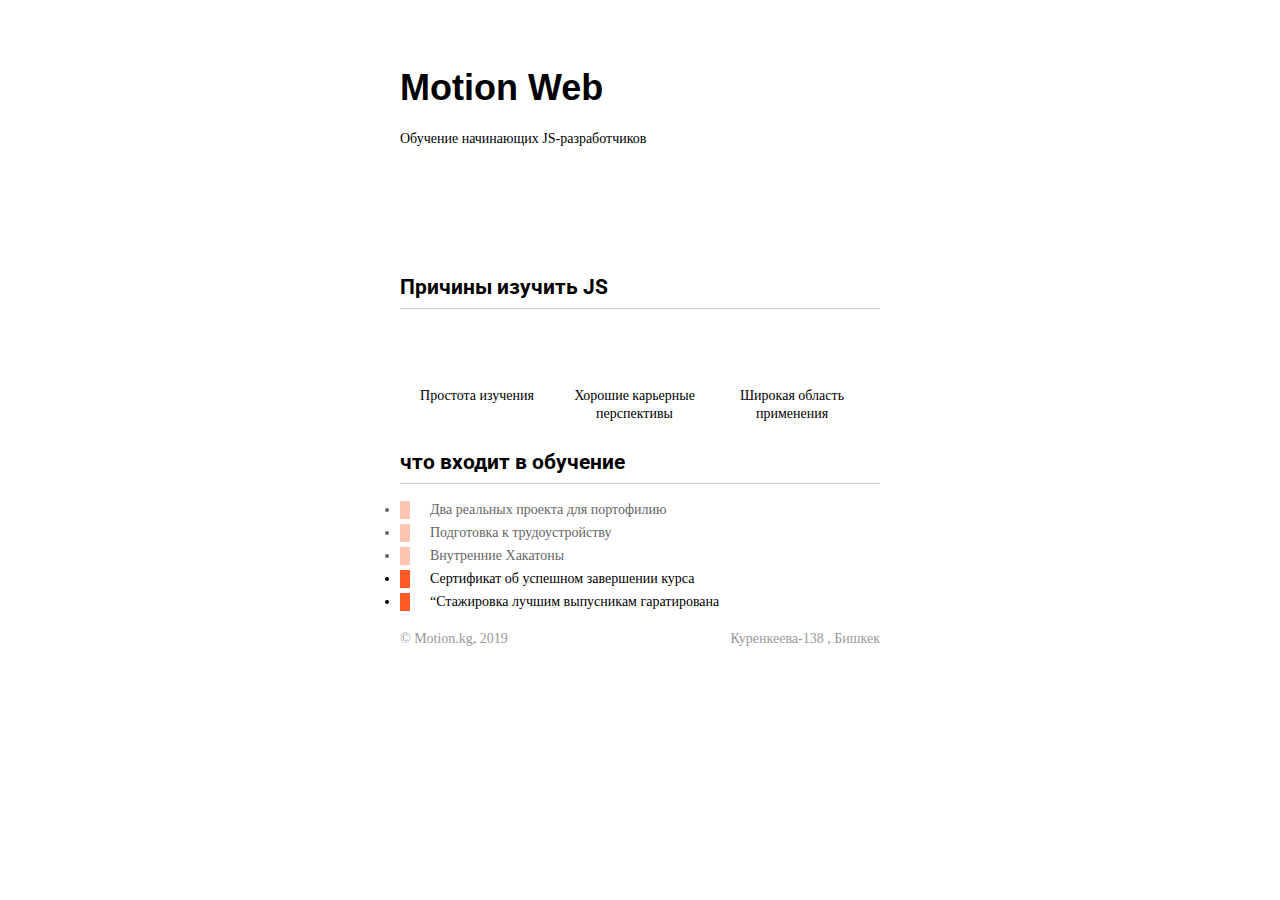
<file: OneDrive/Рабочий стол/css-task/index.html>
<!DOCTYPE html>
<html lang="ru">
  <head>
    <meta charset="utf-8" />
    <title>Motion Web</title>
    <link rel="stylesheet" href="css/style.css" />
    <link
      href="https://fonts.googleapis.com/css?family=Roboto:100,100italic,300,300italic,regular,italic,500,500italic,700,700italic,900,900italic"
      rel="stylesheet"
    />
  </head>
  <body>
    <div class="container">
      <header class="site-header">
        <h1>Motion Web</h1>
        <p>Обучение начинающих JS-разработчиков</p>
      </header>

      <div class="features">
        <h2>Причины изучить JS</h2>
        <p class="feature-simple">Простота изучения</p>
        <p class="feature-growth">Хорошие карьерные перспективы</p>
        <p class="feature-wide">Широкая область применения</p>
      </div>

      <div class="skills">
        <ul class="skills-list"></ul>
        <h2>что входит в обучение</h2>
        <li class="skills-item standard">
          Два реальных проекта для портофилию
        </li>
        <li class="skills-item standard">Подготовка к трудоустройству</li>
        <li class="skills-item standard">Внутренние Хакатоны</li>
        <li class="skills-item vip">Сертификат об успешном завершении курса</li>
        <li class="skills-item vip">
          “Стажировка лучшим выпусникам гаратирована
        </li>
      </div>

      <footer class="site-footer">
        <p>© Motion.kg, 2019</p>
        <p>Куренкеева-138 , Бишкек</p>
      </footer>
    </div>
  </body>
</html>
</file>
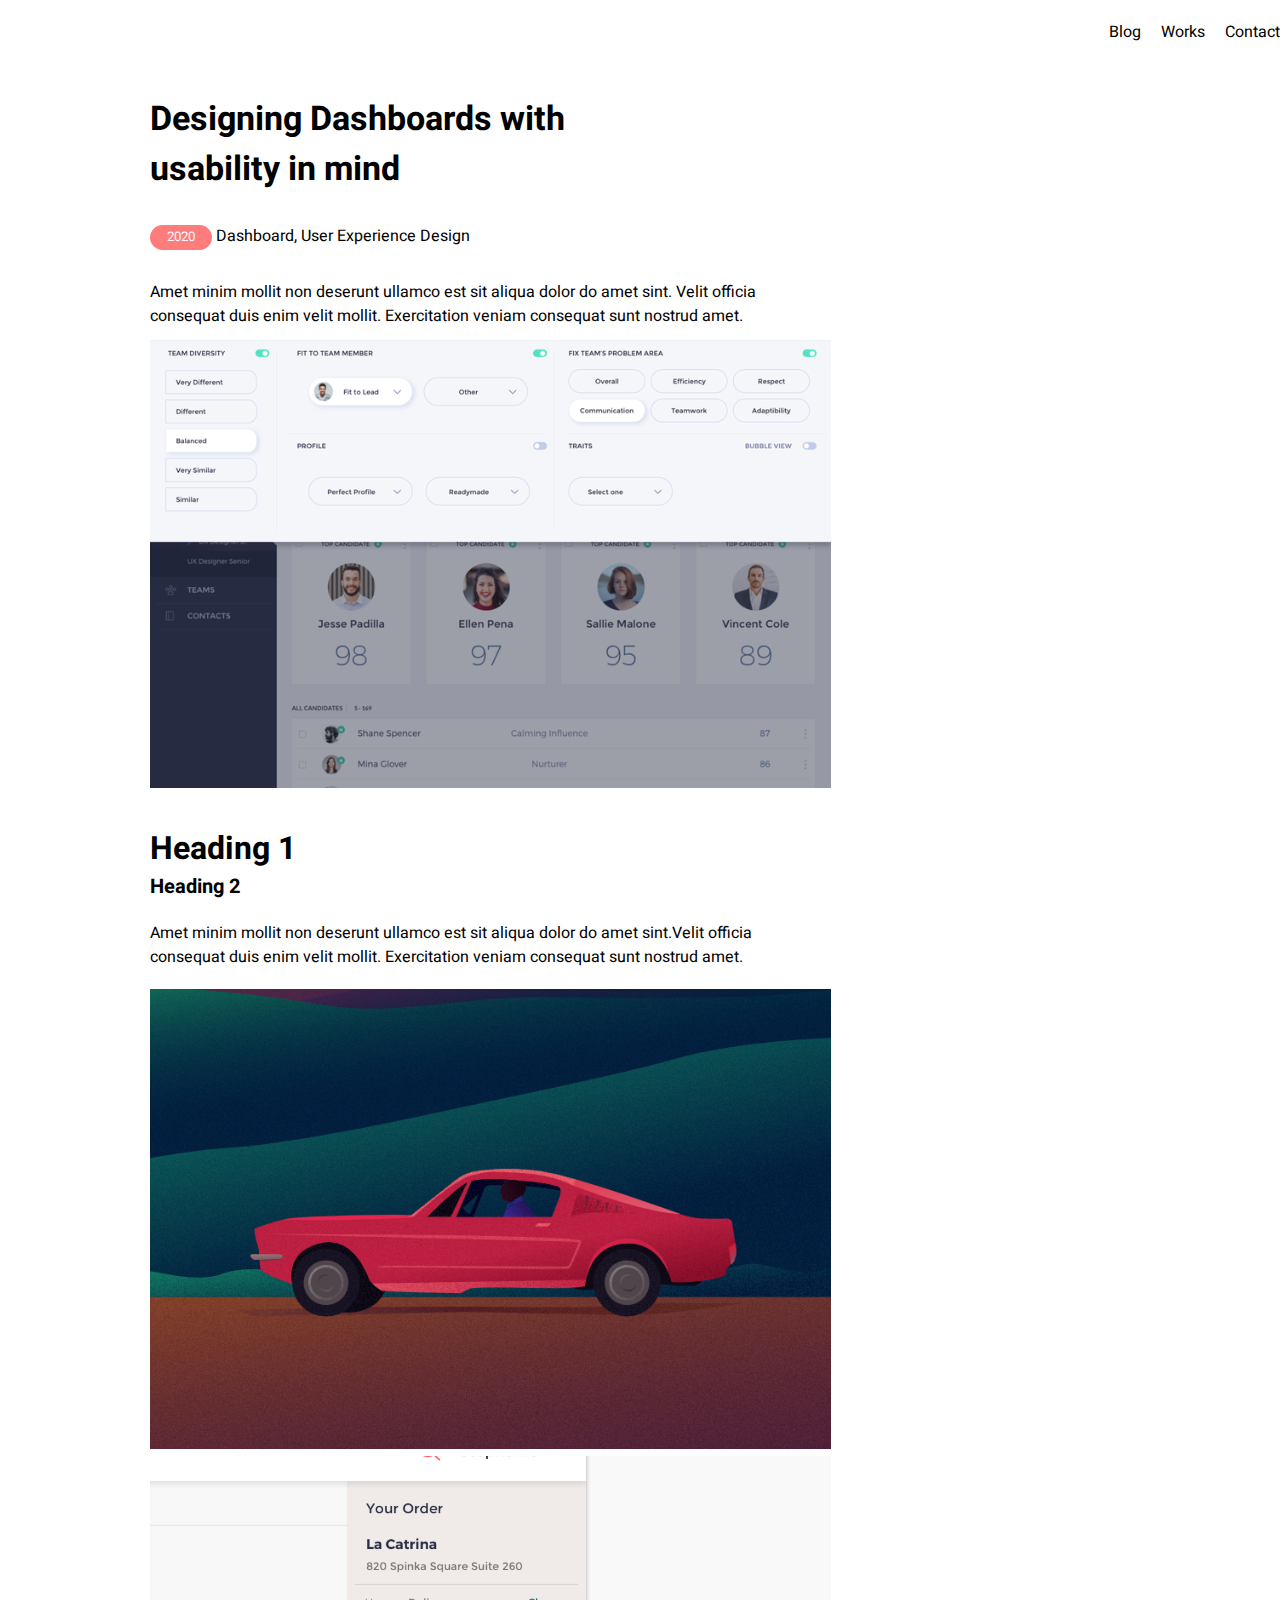
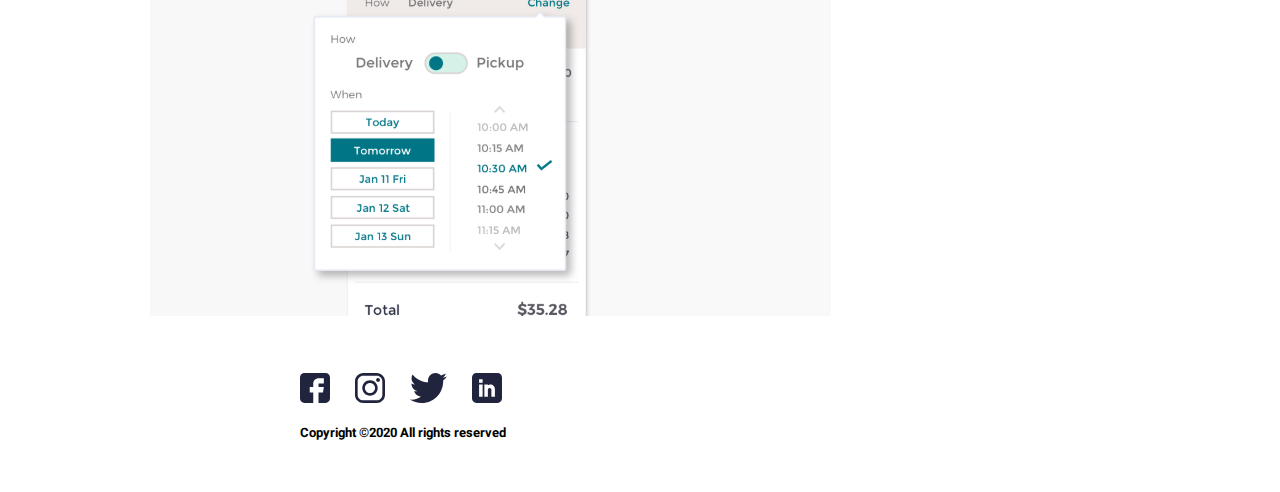
<file: OneDrive/Рабочий стол/figma/practik.4.11.24/index.html>
<!DOCTYPE html>
<html lang="en">
  <head>
    <meta charset="UTF-8" />
    <meta name="viewport" content="width=device-width, initial-scale=1.0" />
    <link rel="stylesheet" href="./css/style.css" />
    <link
      href="https://fonts.googleapis.com/css?family=Heebo:100,200,300,regular,500,600,700,800,900"
      rel="stylesheet"
    />
    <title>Document</title>
  </head>
  <body>
    <header id="header">
      <div class="container">
        <div class="header">
          <nav>
            <a href="">Blog</a>
            <a href="">Works</a>
            <a href="">Contact</a>
          </nav>
        </div>
      </div>
    </header>

    <section id="info">
      <div class="container">
        <div class="info">
          <div class="info-text">
            <h1>Designing Dashboards with usability in mind</h1>
            <div class="btn">
              <button>2020</button>
              <a href="">Dashboard, User Experience Design</a>
            </div>
            <p>
              Amet minim mollit non deserunt ullamco est sit aliqua dolor do
              amet sint. Velit officia consequat duis enim velit mollit.
              Exercitation veniam consequat sunt nostrud amet.
            </p>
          </div>
          <img src="./image/Rectangle 4.svg" alt="" />
        </div>
      </div>
    </section>

    <section id="work">
      <div class="container">
        <div class="work">
          <div class="work-text">
            <h1>Heading 1</h1>
            <h2>Heading 2</h2>
            <p>
              Amet minim mollit non deserunt ullamco est sit aliqua dolor do
              amet sint.Velit officia <br />consequat duis enim velit mollit.
              Exercitation veniam consequat sunt nostrud amet.
            </p>
          </div>
          <img src="./image/Rectangle 5.svg" alt="" />
          <img src="./image/Rectangle 6.svg" alt="" />
        </div>
      </div>
    </section>

    <footer id="footer">
      <div class="container">
        <div class="footer">
          <div class="footer-img">
            <img src="./image/fb.svg" alt="" />
            <img src="./image/insta.svg" alt="" />
            <img src="./image/twiter.svg" alt="" />
            <img src="./image/Linkedin.svg" alt="" />
          </div>
          <h1>Copyright ©2020 All rights reserved</h1>
        </div>
      </div>
    </footer>
  </body>
</html>
</file>
<file: OneDrive/Рабочий стол/css-task/css/style.css>
body {
  padding: 0;
  font-family: "Georgia", serif;
  font-size: 14px;
  line-height: 18px;
  color: #000000;
  background: #ffffff
    url("https://image.freepik.com/free-photo/_23-2147833257.jpg") no-repeat 50%
    0;
}

h1 {
  width: 260px;
  font-family: "Arial", sans-serif;
  font-size: 36px;
  line-height: 36px;
  margin-top: 70px;
}

.site-header {
  margin-bottom: 130px;
}

.skills-item {
  margin-bottom: 5px;
  padding-left: 20px;
  border-left: 10px solid #c4c4c4;
  color: #999;
}
#standard {
  border-color: #ffc5b3;
  color: #666;
}

.container {
  width: 480px;
  margin: 0 auto;
}

.site-header img {
  display: block;
  margin: 0 auto;
}

.features {
  margin-bottom: 30px;
}

.features p {
  display: inline-block;
  vertical-align: top;
  width: 30%;
  margin: 0 5px;
  background-repeat: no-repeat;
  background-position: center top;
  text-align: center;
}

.feature-simple {
  padding-top: 60px;
  background: url("https://segol.ru/wp-content/uploads/2018/03/startup-businessman-rocket.png");
  background-size: 50px;
}

.feature-growth {
  padding-top: 60px;
  background-image: url("https://png.pngtree.com/element_our/png_detail/20180918/career-png_102196.jpg");
  background-size: 50px;
}

.feature-wide {
  padding-top: 60px;
  background-image: url("https://image.freepik.com/free-vector/businessman-with-idea_7450-121.jpg");
  background-size: 40px;
}

.skills-list {
  padding: 0;
  list-style: none;
}

.site-footer {
  display: flex;
  justify-content: space-between;
  color: #999999;
}

.standard {
  border-color: #ffc5b3;
  color: #666;
}

.vip {
  border-color: #ff5a26;
  color: #000;
}

h2 {
  border-bottom: 1px solid #ccc;
  padding-bottom: 12px;
  font-family: "Roboto", sans-serif;
}
</file>
<file: OneDrive/Рабочий стол/figma/practik.4.11.24/css/style.css>
* {
  margin: 0;
  padding: 0;
  font-family: Heebo, sans-serif;
  text-decoration: none;
}

.container {
  max-width: 1290px;
  width: 100%;
  margin-inline: auto;
}

#header {
  padding-block: 20px;
}

.header {
  display: flex;
  align-items: center;
  justify-content: flex-end;
}

nav {
  display: flex;
  gap: 20px;
}

nav a {
  color: black;
}

#info {
  padding-block: 30px;
}

.info-text {
  display: flex;
  flex-direction: column;
  gap: 30px;
}

.info-text h1 {
  width: 506px;
  font-size: 34px;
}

.info-text p {
  font-size: 16px;
  width: 681px;
}

.btn button {
  width: 62px;
  background-color: rgba(255, 124, 124, 1);
  height: 25px;
  border-radius: 20px;
  border: none;
  color: aliceblue;
}

.info {
  margin-inline: 150px;
}

.btn a {
  color: black;
}

.btn a {
  margin-bottom: 100px;
}

.work-text h2 {
  font-size: 20px;
}
.work-text p {
  width: 687px;
  color: rgba(0, 0, 0, 1);
  margin-top: 20px;
  margin-bottom: 20px;
}

.work {
  margin-inline: 150px;
}

#footer {
  padding-block: 50px;
  display: flex;
}

.footer-img {
  margin-left: 300px;
}

.footer-img {
  display: flex;
  gap: 25px;
}

.footer h1 {
  font-size: 13px;
  color: black;
  margin-left: 300px;
  margin-top: 20px;
}
</file>
